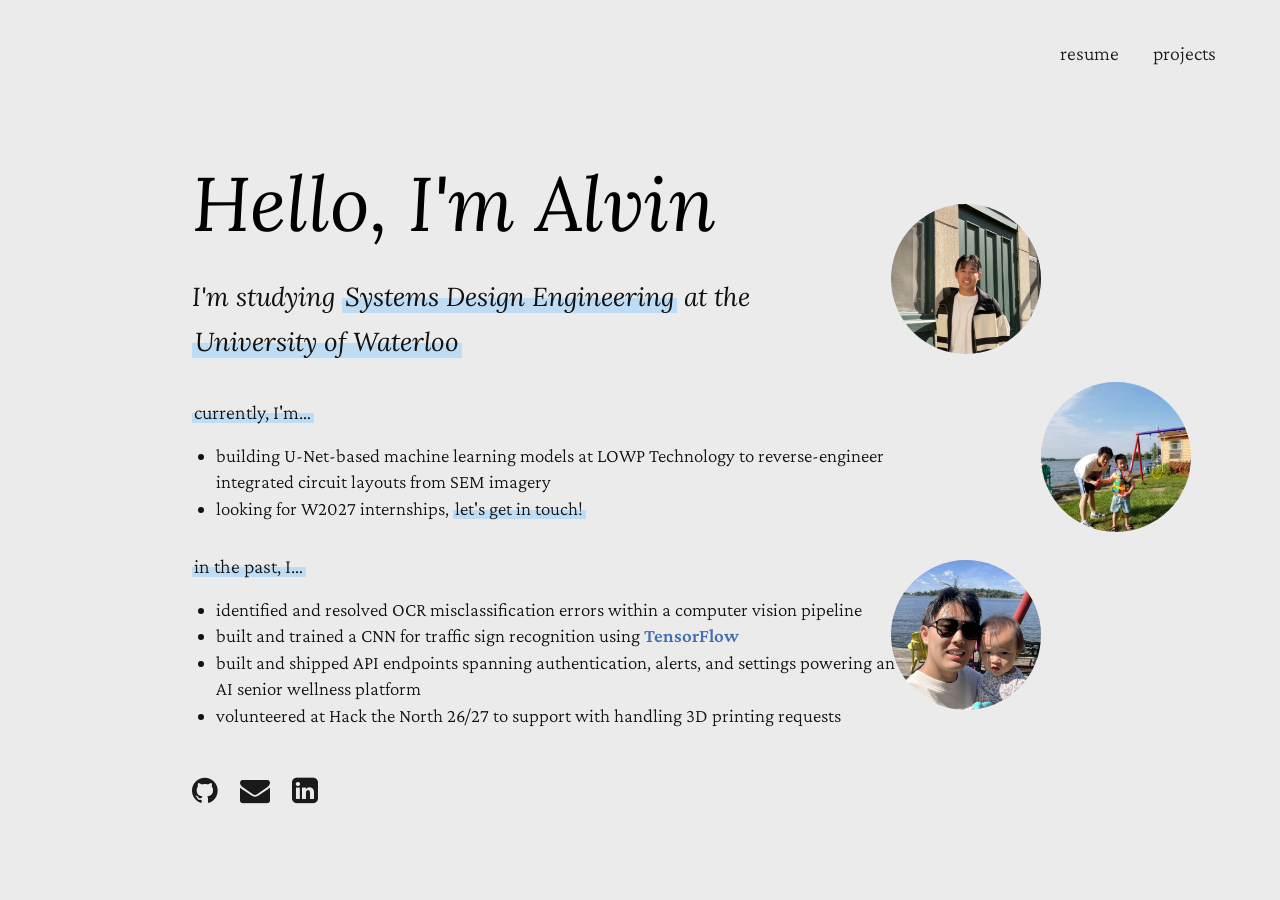
<file: index.html>
<!DOCTYPE html>
<html lang="en">

<head>
    <meta charset="utf-8">
    <meta name="viewport" content="initial-scale=1.0, width=device-width">
    <title>Alvin Liu</title>
    <link href="https://cdn.jsdelivr.net/npm/bootstrap@5.3.3/dist/css/bootstrap.min.css" rel="stylesheet">
    <link href="styles.css" rel="stylesheet">
    <link rel="preconnect" href="https://fonts.googleapis.com">
    <link rel="preconnect" href="https://fonts.gstatic.com" crossorigin>
    <link href="https://fonts.googleapis.com/css2?family=Lora:wght@400..700&display=swap" rel="stylesheet">
    <link href="https://fonts.googleapis.com/css2?family=Quicksand:wght@400..700&display=swap" rel="stylesheet">
    <link href="https://fonts.googleapis.com/css2?family=Crimson+Pro:ital,wght@0,300..700;1,300..700&display=swap"
        rel="stylesheet">
    <link rel="stylesheet" href="https://cdnjs.cloudflare.com/ajax/libs/font-awesome/4.7.0/css/font-awesome.min.css">
</head>

<body>
    <div class="page">
        <header class="site-nav">
            <a href="https://drive.google.com/file/d/1VOfpkG4gWBabNnn5wwPnrDvvU5tSWnXs/view?usp=sharing"
                target="_blank" rel="noopener">resume</a>
            <a href="projects.html">projects</a>
        </header>

        <div class="hero">
            <div class="hero-body">
                <h1 class="centered">Hello, I'm Alvin</h1>

                <div class="intro">
                    I'm studying
                    <span class="accent-underline">Systems Design Engineering</span> at the
                    <span class="accent-underline">University of Waterloo</span>
                </div>

                <div class="experience">
                    <p class="section-label"><span class="accent-underline">currently, I'm&hellip;</span></p>
                    <ul>
                        <li>
                            building U-Net-based machine learning models at LOWP Technology to reverse-engineer
                            integrated circuit layouts from SEM imagery
                        </li>

                        <li>
                            looking for W2027 internships,
                            <span class="accent-underline">let's get in touch!</span>
                        </li>
                    </ul>
                </div>

                <div class="past-block">
                    <p class="section-label"><span class="accent-underline">in the past, I&hellip;</span></p>
                    <ul>
                        <li>
                            identified and resolved OCR misclassification errors within a computer vision pipeline
                        </li>

                        <li>
                            built and trained a CNN for traffic sign recognition using <span class="tech">TensorFlow</span>
                        </li>

                        <li>
                            built and shipped API endpoints spanning authentication, alerts, and settings
                            powering an AI senior wellness platform
                        </li>

                        <li>
                            volunteered at Hack the North 26/27 to support with handling 3D printing requests
                        </li>
                    </ul>
                </div>
            </div>

            <aside class="photo-rail">
                <img src="alvin.jpg" alt="Alvin image" class="rail-photo">
                <img src="56a3b2f24c91a52bb98fe15ee7b21c49.JPG" alt="Alvin outdoors with a child"
                    class="rail-photo">
                <img src="alvin2.jpg" alt="Alvin with Harper image" class="rail-photo">
            </aside>
        </div>

        <div class="logos">
            <a href="https://github.com/ayzlliu" target="_blank" rel="noopener" aria-label="GitHub"><i
                    class="fa">&#xf09b;</i></a>
            <a href="mailto:alvin.liu@uwaterloo.ca" aria-label="Email"><i class="fa">&#xf0e0;</i></a>
            <a href="https://www.linkedin.com/in/alvinyzlliu/" target="_blank" rel="noopener" aria-label="LinkedIn"><i
                    class="fa">&#xf08c;</i></a>
        </div>
    </div>
    <script src="https://cdn.jsdelivr.net/npm/bootstrap@5.3.3/dist/js/bootstrap.bundle.min.js"></script>
</body>

</html>
</file>
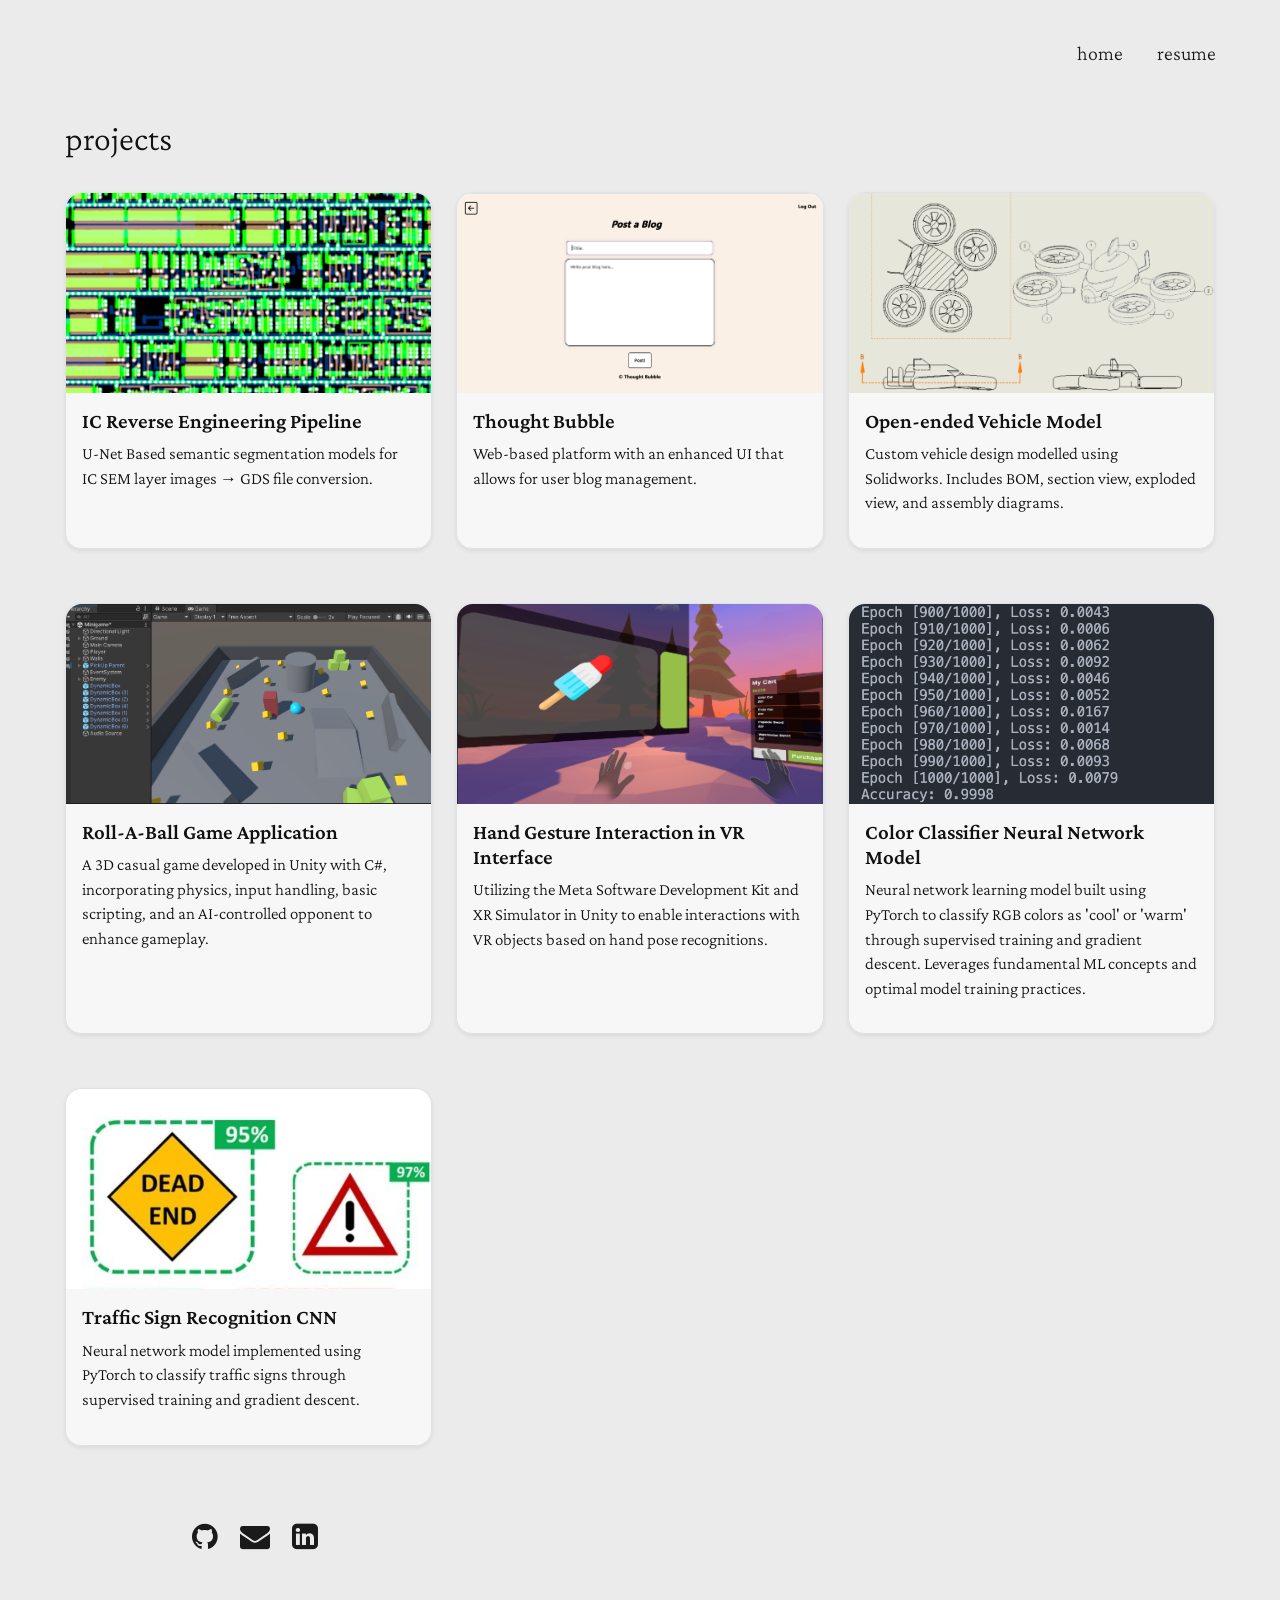
<file: projects.html>
<!DOCTYPE html>
<html lang="en">

<head>
    <meta charset="utf-8">
    <meta name="viewport" content="initial-scale=1.0, width=device-width">
    <title>Projects &middot; Alvin Liu</title>
    <link href="https://cdn.jsdelivr.net/npm/bootstrap@5.3.3/dist/css/bootstrap.min.css" rel="stylesheet">
    <link href="styles.css" rel="stylesheet">
    <link rel="preconnect" href="https://fonts.googleapis.com">
    <link rel="preconnect" href="https://fonts.gstatic.com" crossorigin>
    <link href="https://fonts.googleapis.com/css2?family=Lora:wght@400..700&display=swap" rel="stylesheet">
    <link href="https://fonts.googleapis.com/css2?family=Crimson+Pro:ital,wght@0,300..700;1,300..700&display=swap"
        rel="stylesheet">
    <link rel="stylesheet" href="https://cdnjs.cloudflare.com/ajax/libs/font-awesome/4.7.0/css/font-awesome.min.css">
</head>

<body>
    <div class="page page-centered">
        <header class="site-nav">
            <a href="index.html">home</a>
            <a href="https://drive.google.com/file/d/1VOfpkG4gWBabNnn5wwPnrDvvU5tSWnXs/view?usp=sharing"
                target="_blank" rel="noopener">resume</a>
        </header>

        <section class="projects-section projects-page">
            <h1 class="section-heading">projects</h1>
            <div class="container-fluid p-0">
                <div class="row g-4">
                    <div class="col-md-6 col-lg-4" style="margin-bottom: 30px;">
                        <div class="card h-100 border rounded-4 shadow-sm project-card-sm">
                            <img src="ic-pipeline.png" class="card-img-top"
                                alt="U-Net segmentation of an IC SEM layer">
                            <div class="card-body">
                                <h5 class="card-title">IC Reverse Engineering Pipeline</h5>
                                <p class="card-text">U-Net Based semantic segmentation models for IC SEM
                                    layer images &rarr; GDS file conversion.</p>
                            </div>
                        </div>
                    </div>

                    <div class="col-md-6 col-lg-4" style="margin-bottom: 30px;">
                        <div class="card h-100 border rounded-4 shadow-sm project-card-sm">
                            <img src="thoughtbubbleSS.png" class="card-img-top"
                                alt="Thought Bubble blog interface screenshot">
                            <div class="card-body">
                                <h5 class="card-title">Thought Bubble</h5>
                                <p class="card-text">Web-based platform with an enhanced UI
                                    that allows for user blog management.</p>
                            </div>
                        </div>
                    </div>

                    <div class="col-md-6 col-lg-4" style="margin-bottom: 30px;">
                        <div class="card h-100 border rounded-4 shadow-sm project-card-sm">
                            <img src="vehicleSS.png" class="card-img-top"
                                alt="SolidWorks vehicle assembly drawing">
                            <div class="card-body">
                                <h5 class="card-title">Open-ended Vehicle Model</h5>
                                <p class="card-text">Custom vehicle design modelled using Solidworks. Includes BOM,
                                    section view, exploded view, and assembly diagrams.</p>
                            </div>
                        </div>
                    </div>

                    <div class="col-md-6 col-lg-4" style="margin-bottom: 30px;">
                        <div class="card h-100 border rounded-4 shadow-sm project-card-sm">
                            <img src="Roll-A-Ball Image.png" class="card-img-top"
                                alt="Roll-A-Ball game scene in Unity">
                            <div class="card-body">
                                <h5 class="card-title">Roll-A-Ball Game Application</h5>
                                <p class="card-text">A 3D casual game developed in Unity with C#, incorporating physics,
                                    input handling, basic scripting, and an AI-controlled opponent to enhance gameplay.
                                </p>
                            </div>
                        </div>
                    </div>

                    <div class="col-md-6 col-lg-4" style="margin-bottom: 30px;">
                        <div class="card h-100 border rounded-4 shadow-sm project-card-sm">
                            <img src="meta-sdk-onboarding.png" class="card-img-top"
                                alt="Meta XR SDK hand tracking onboarding screen">
                            <div class="card-body">
                                <h5 class="card-title">Hand Gesture Interaction in VR Interface</h5>
                                <p class="card-text">Utilizing the Meta Software Development Kit and XR Simulator in
                                    Unity to enable interactions with VR objects based on hand pose recognitions.</p>
                            </div>
                        </div>
                    </div>

                    <div class="col-md-6 col-lg-4" style="margin-bottom: 30px;">
                        <div class="card h-100 border rounded-4 shadow-sm project-card-sm">
                            <img src="Screenshot 2025-05-20 at 3.33.55 PM.png" class="card-img-top"
                                alt="Colour classifier training output">
                            <div class="card-body">
                                <h5 class="card-title">Color Classifier Neural Network Model</h5>
                                <p class="card-text">Neural network learning model built using PyTorch to classify RGB
                                    colors as 'cool' or 'warm' through supervised training and gradient descent.
                                    Leverages fundamental ML concepts and optimal model training practices.</p>
                            </div>
                        </div>
                    </div>

                    <div class="col-md-6 col-lg-4" style="margin-bottom: 30px;">
                        <div class="card h-100 border rounded-4 shadow-sm project-card-sm">
                            <img src="Screenshot 2026-01-19 at 11.39.29 PM.png" class="card-img-top"
                                alt="Traffic sign recognition model output">
                            <div class="card-body">
                                <h5 class="card-title">Traffic Sign Recognition CNN</h5>
                                <p class="card-text">Neural network model implemented using PyTorch
                                    to classify traffic signs through supervised training and gradient descent.</p>
                            </div>
                        </div>
                    </div>
                </div>
            </div>
        </section>

        <div class="logos">
            <a href="https://github.com/ayzlliu" target="_blank" rel="noopener" aria-label="GitHub"><i
                    class="fa">&#xf09b;</i></a>
            <a href="mailto:alvin.liu@uwaterloo.ca" aria-label="Email"><i class="fa">&#xf0e0;</i></a>
            <a href="https://www.linkedin.com/in/alvinyzlliu/" target="_blank" rel="noopener" aria-label="LinkedIn"><i
                    class="fa">&#xf08c;</i></a>
        </div>
    </div>
    <script src="https://cdn.jsdelivr.net/npm/bootstrap@5.3.3/dist/js/bootstrap.bundle.min.js"></script>
</body>

</html>
</file>
<file: styles.css>
:root {
  /* neutral light grey */
  --bg: #ebebeb;
  --ink: #111111;
  --ink-soft: #1a1a1a;
  --accent: #e15a38;
  --marker: #bfdcf5;
  /* a saturated relative of the marker: inline emphasis and links read as the
     same colour family as the highlight, instead of introducing a third hue */
  --link: #3f6fb0;

  --ease-out: cubic-bezier(0.2, 0.8, 0.3, 1);
}

/* flat paper, no wash: the reference gets its calm from an even field, and a
   gradient behind the text was fighting the highlight for attention */
body {
  background-color: var(--bg);
  font-family: "Quicksand", sans-serif;
  font-size: 19px;
  color: #111111;
  overflow-x: hidden;
  position: relative;
}

body::before {
  content: none;
}

.page {
  position: relative;
  z-index: 5;
  max-width: 1500px;
  margin: 0 auto;
  /* the base gutter, plus a 10vw inset so the content hangs off the left
     edge. dropped on narrow screens, where it would leave no column at all */
  padding: 0 clamp(24px, 5vw, 96px) 0 calc(clamp(24px, 5vw, 96px) + 10vw);
}

/* content column on the left, photo rail on the right */
.hero {
  display: grid;
  grid-template-columns: minmax(0, 1fr) 200px;
  column-gap: clamp(32px, 6vw, 110px);
  align-items: start;
  margin-top: 96px;
}

.hero-body {
  max-width: 44rem;
}

.photo-rail {
  display: flex;
  flex-direction: column;
  gap: 28px;
  align-items: center;
  padding-top: 40px;
}

.rail-photo {
  width: 150px;
  height: 150px;
  object-fit: cover;
  border-radius: 50%;
}

/* top and bottom only: shifted left by one full diameter. transform rather
   than margin so the rail's own box, and the hero grid column it sits in,
   stay put. the middle photo keeps the rail's natural position */
.rail-photo:first-child,
.rail-photo:last-child {
  transform: translateX(-150px);
}

.centered {
  font-family: "Lora", serif;
  font-optical-sizing: auto;
  font-weight: 300;
  font-style: italic;
  position: relative;
  z-index: 10;
  text-align: center;
  color: #000000;
  font-size: clamp(44px, 6vw, 76px);
  line-height: 1.05;
  margin: 0;
  text-align: left;
}

/* a real header row, so the links can never collide with the photo rail */
.site-nav {
  display: flex;
  justify-content: flex-end;
  gap: 34px;
  padding-top: 38px;
}

/* lowercase serif, matching the body voice rather than shouting from the corner */
.site-nav a {
  font-family: "Crimson Pro", serif;
  font-weight: 300;
  font-size: 20px;
  color: var(--ink-soft);
  text-decoration: none;
  transition: color 0.2s var(--ease-out);
}

.site-nav a:hover {
  color: var(--link);
  text-decoration: underline;
  text-underline-offset: 4px;
}

/* matches the title's serif italic, as in the reference */
.intro {
  font-family: "Lora", serif;
  font-style: italic;
  font-size: 26px;
  /* roomy enough that the highlight blocks don't split across lines */
  line-height: 1.75;
  margin-top: 30px;
  max-width: 38rem;
}

/* half-height marker: fill covers the lower 45% so the words sit on the
   highlight rather than inside it, the way a real highlighter reads */
.accent-underline {
  background-image: linear-gradient(
    to top,
    var(--marker) 0%,
    var(--marker) 45%,
    transparent 45%
  );
  padding: 0 0.12em;
  -webkit-box-decoration-break: clone;
  box-decoration-break: clone;
}

.experience {
  position: relative;
  margin-top: 32px;
}

/* everything below the intro runs on the serif, so the hero reads as one
   voice instead of a serif title bolted onto a geometric sans */
.section-label,
.experience,
.past-block {
  font-family: "Crimson Pro", serif;
  /* 300 rather than 400: at 400 this face reads heavier than the italic
     intro above it and the block looked bolder than it was */
  font-weight: 300;
}

/* lowercase lead-in, as in the reference: it labels the list rather than
   competing with it, so it stays at body size */
.section-label {
  font-size: 20px;
  margin: 0 0 16px;
}

.experience li,
.past-block li {
  font-size: 19px;
}



.past-block {
  margin-top: 28px;
}

.experience ul,
.past-block ul {
  list-style-type: disc;
  padding-left: 24px;
  margin: 0;
  max-width: 44rem;
  line-height: 1.4;
}

/* inline emphasis for tools and languages. the marker is reserved for the
   three section lead-ins; if every tech term were highlighted too, the
   highlight would stop meaning anything */
.tech {
  color: var(--link);
  font-weight: 600;
}

/* left-aligned lowercase, so the section reads as a continuation of the hero
   rather than a centered Bootstrap block bolted underneath it */
.projects-section {
  margin-top: 130px;
}

/* on its own page there is no hero above it, so it sits tighter than the
   hero does: 5vh up, since a grid of cards needs less breathing room above
   it than a title does. centered rather than hung off the left gutter */
.projects-page {
  margin-top: calc(96px - 5vh);
  margin-left: auto;
  margin-right: auto;
  max-width: 1150px;
}

/* left-aligned again, flush with the left edge of the centered card grid */
.projects-page .section-heading {
  text-align: left;
}

/* the home page hangs its content off a deep left gutter; a centered grid
   needs symmetric padding instead, or "centered" would sit 65px right */
.page-centered {
  padding-left: clamp(24px, 5vw, 96px);
  padding-right: clamp(24px, 5vw, 96px);
}

/* the centered page drops the home page's 10vw inset, so the footer would
   sit 10vw left of where it does on the home page. put it back, so the
   icons land on the same axis across both pages */
.page-centered .logos {
  margin-left: 10vw;
}

/* centered within their columns, matching the centered heading above */
.projects-page .project-card-sm {
  margin-left: auto;
  margin-right: auto;
}

.section-heading {
  font-family: "Crimson Pro", serif;
  font-weight: 300;
  font-size: 34px;
  margin: 0 0 32px;
}

.logos {
  display: flex;
  justify-content: flex-start;
  gap: 22px;
  margin-top: calc(90px - 5vh);
  margin-bottom: 90px;
}

.logos a {
  color: var(--ink-soft);
  font-size: 30px;
  line-height: 1;
  transition: color 0.2s var(--ease-out), transform 0.2s var(--ease-out);
}

.logos a:hover {
  color: var(--accent);
  transform: translateY(-3px);
}

/* below this the two-column hero stops paying for itself: the rail becomes
   a horizontal strip under the text and everything shares one column */
@media (max-width: 900px) {
  .page {
    padding-left: clamp(24px, 5vw, 96px);
  }

  /* the home page has no 10vw inset down here, so neither should the footer */
  .page-centered .logos {
    margin-left: 0;
  }

  .hero {
    grid-template-columns: minmax(0, 1fr);
    margin-top: 110px;
    row-gap: 48px;
  }

  .photo-rail {
    flex-direction: row;
    justify-content: flex-start;
    padding-top: 0;
  }
}

@media (max-width: 475px) {
  .intro {
    font-size: 20px;
  }

  .rail-photo {
    width: 120px;
    height: 120px;
  }
}

.card-img-top {
  object-fit: cover;
  height: 200px;
  border-top-left-radius: 1rem;
  border-top-right-radius: 1rem;
}
/* quiet cards: the heavy glass-and-shadow treatment belonged to the gradient
   background and reads as noise on flat paper */
.card {
  background: rgba(255, 255, 255, 0.6);
  color: #111;
  border: 1px solid rgba(0, 0, 0, 0.08);
  box-shadow: none;
  border-radius: 14px;
  transition: transform 0.25s var(--ease-out), box-shadow 0.25s var(--ease-out);
}

.card:hover {
  transform: translateY(-4px);
  box-shadow: 0 14px 30px rgba(0, 0, 0, 0.08);
}

.card-title {
  font-family: "Crimson Pro", serif;
  font-weight: 600;
  font-size: 21px;
}

.card-text {
  font-family: "Crimson Pro", serif;
  font-weight: 300;
  font-size: 17px;
  line-height: 1.45;
}
/* left-aligned inside its column, not centered: an auto left margin pushed
   each card off the heading's axis by half the leftover column width */
.project-card-sm {
  max-width: 370px;
  margin: 0 auto 1rem 0;
  font-size: 0.9rem;
}
.project-card-sm .card-img-top {
  height: 200px;
  object-fit: cover;
}
/* keyboard-only focus ring; mouse clicks stay clean */
a:focus-visible {
  outline: 2px solid var(--accent);
  outline-offset: 3px;
  border-radius: 4px;
}

@media (prefers-reduced-motion: reduce) {
  *,
  *::before,
  *::after {
    animation-duration: 0.01ms !important;
    animation-iteration-count: 1 !important;
    transition-duration: 0.01ms !important;
    scroll-behavior: auto !important;
  }

  .card:hover,
  .logos a:hover {
    transform: none;
  }
}
</file>
